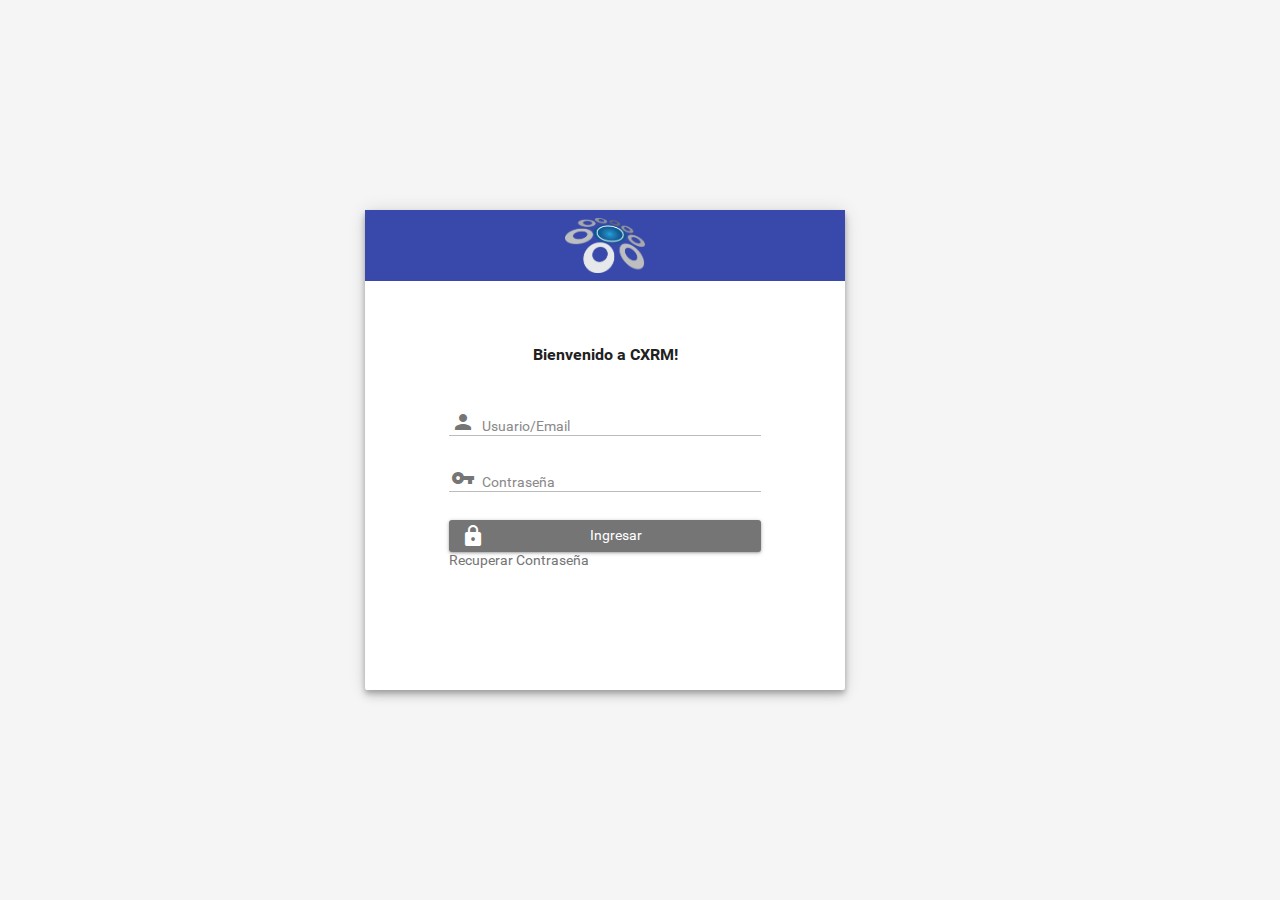
<file: index.html>
<!doctype html>
<html lang="es">
    <head>
        <meta charset="utf-8">
        <title>CXRM</title>
        <meta name="description" content="CXRM"/>
        <base href="/">

        <meta name="viewport" content="width=device-width, initial-scale=1">
        <link rel="icon" type="image/x-icon" href="favicon.ico">
        <link rel="manifest" href="manifest.json">
        <link href="https://fonts.googleapis.com/css?family=Roboto:300,400,500" rel="stylesheet">
        <link href="https://fonts.googleapis.com/icon?family=Material+Icons" rel="stylesheet">
        <meta name="mobile-web-app-capable" content="yes">
        <link id="theme-css" rel="stylesheet" type="text/css" href="assets/theme/theme-grey.css">
        <link id="layout-css" rel="stylesheet" type="text/css" href="assets/layout/css/layout-reflection.css">
    <link rel="stylesheet" href="styles.fa26abbaf0b9c2f56ee5.css"></head>
    <body>
        <app-root>
            <div class="splash-screen">
                <div class="splash-loader">

                </div>
            </div>
        </app-root>
        <noscript>
            <p>
                Sorry, JavaScript must be enabled to use this app
            </p>
        </noscript>
    <script type="text/javascript" src="runtime.b263d71217b7a1e78db7.js"></script><script type="text/javascript" src="polyfills.28eb23556a98177284eb.js"></script><script type="text/javascript" src="scripts.d3b8971242f794b7b0b4.js"></script><script type="text/javascript" src="main.0fd0e192a8185e27a2ab.js"></script></body>
</html>
</file>
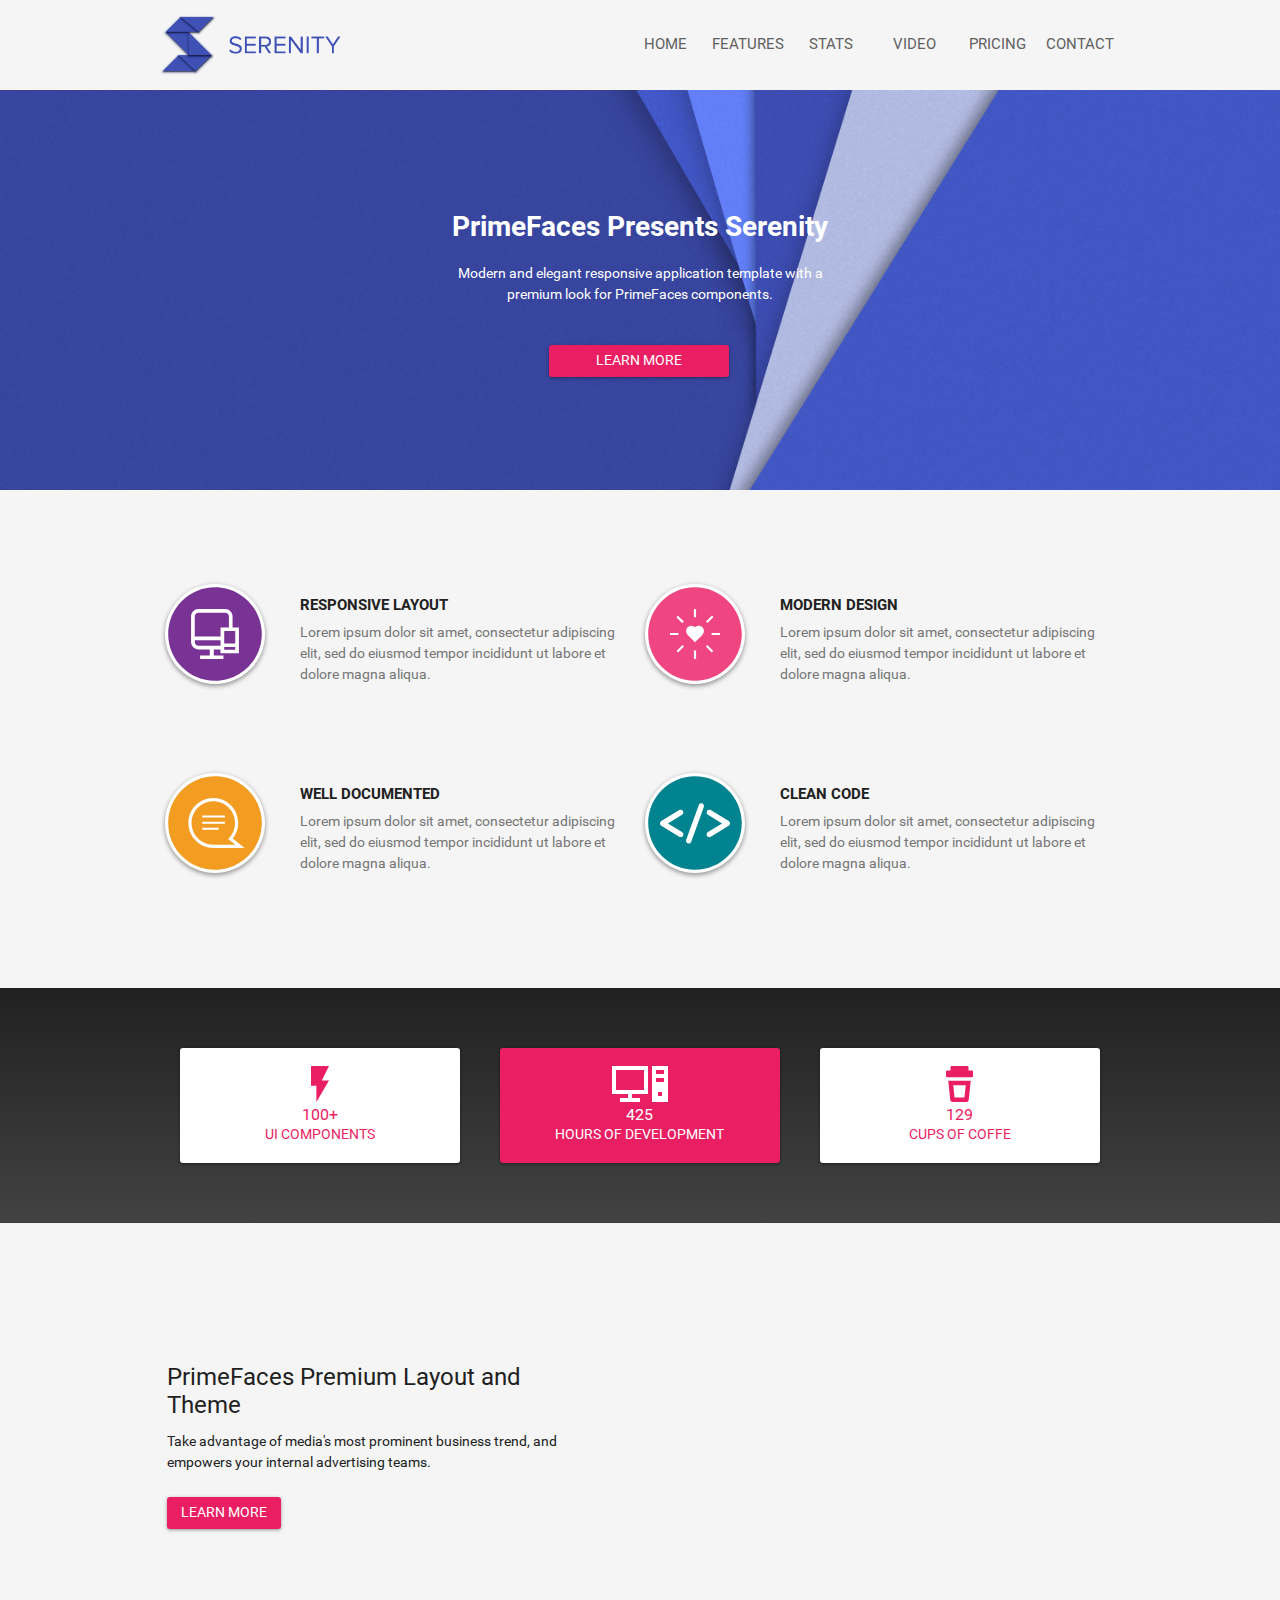
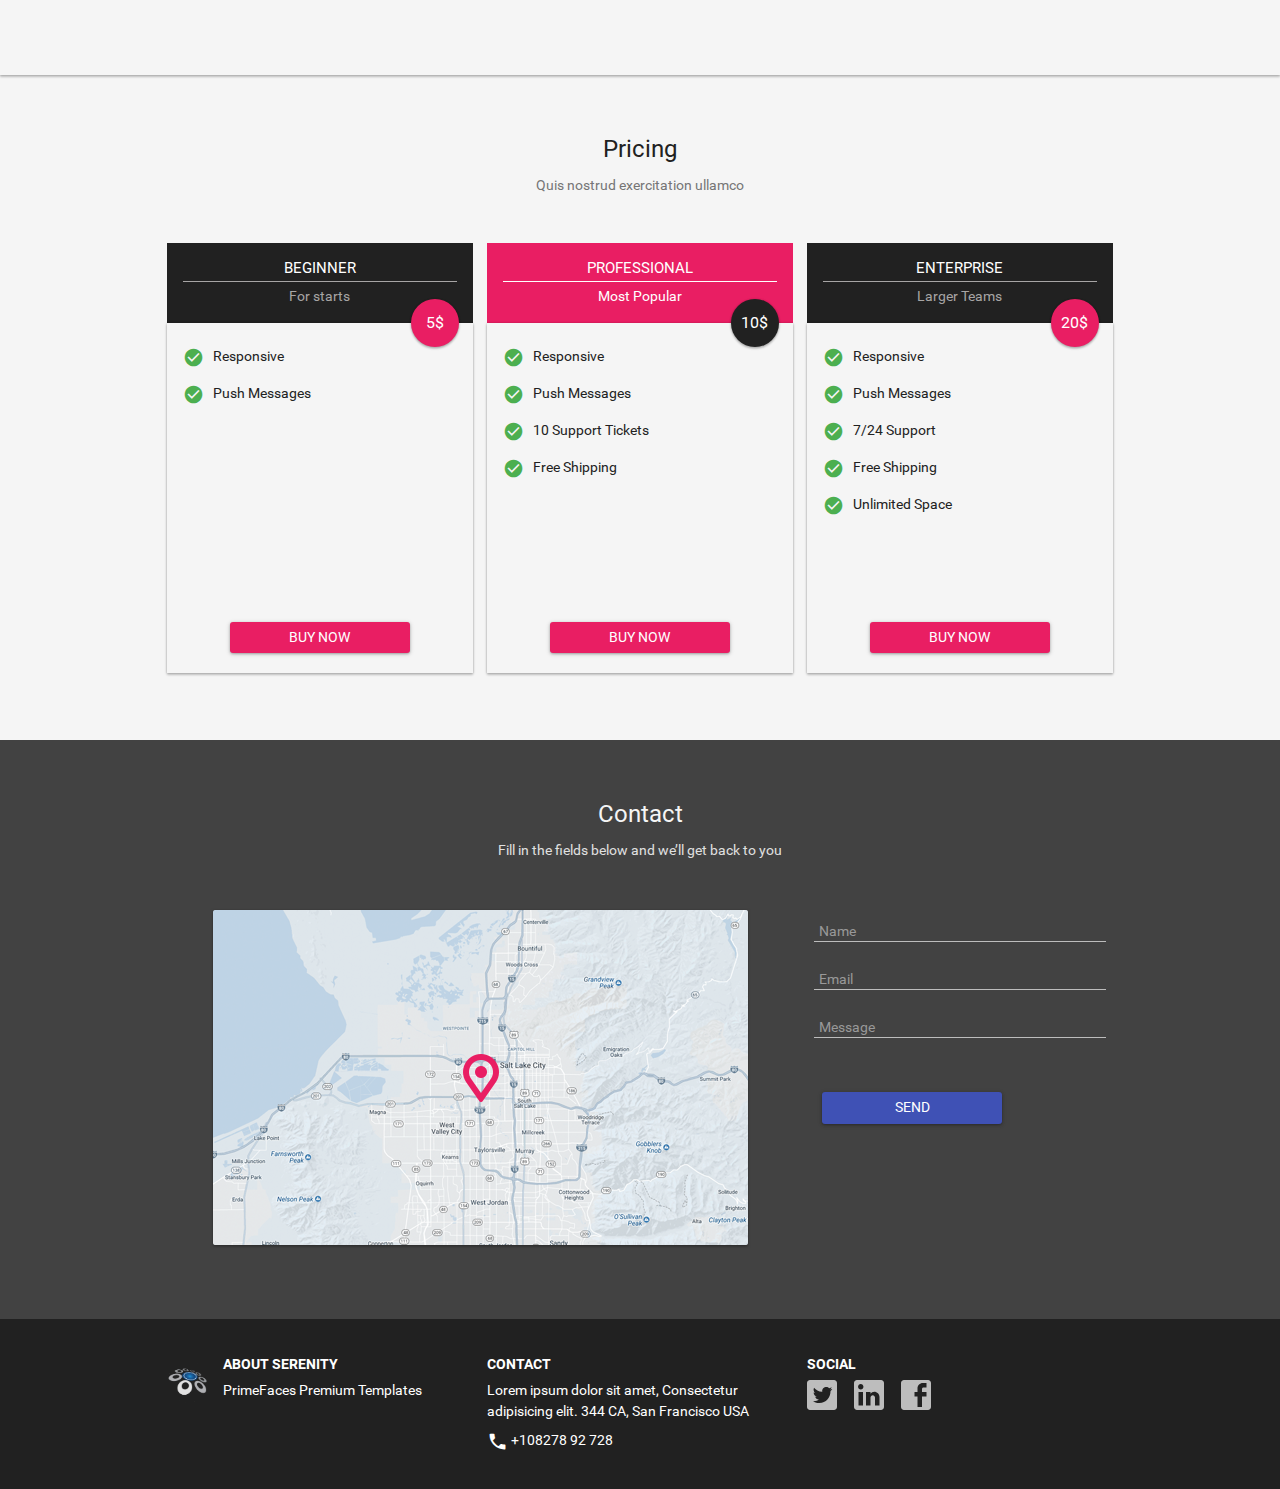
<file: assets/pages/landing.html>
<!DOCTYPE html>
<html>

  <head>
      <script>document.write('<base href="' + document.location + '" />');</script>
      <meta http-equiv="X-UA-Compatible" content="IE=edge" />
      <meta http-equiv="Content-Type" content="text/html; charset=UTF-8" />
      <meta name="viewport" content="width=device-width, initial-scale=1.0, maximum-scale=1.0, user-scalable=0"/>
      <meta name="apple-mobile-web-app-capable" content="yes" />
      <title>PrimeNG - Serenity - Landing Page</title>

      <link rel="stylesheet" type="text/css" href="../theme/theme-bluegrey.css">
      <link rel="stylesheet" type="text/css" href="../layout/css/layout-bluegrey.css">
      <link rel="stylesheet" type="text/css" href="primeng.min.css">

  </head>

  <body class="landing-body">
        <div class="landing-wrapper">
            <div id="header">
                <div>
                    <img src="../layout/images/logo-colored.png" class="logo"/>
                    <a id="landing-menu-button" href="#">
                        <i class="material-icons">menu</i>
                    </a>

                    <ul id="landing-menu">
                        <li>
                            <a href="#home">HOME</a>
                        </li>
                        <li>
                            <a href="#features">FEATURES</a>
                        </li>
                        <li>
                            <a href="#stats">STATS</a>
                        </li>
                        <li>
                            <a href="#video">VIDEO</a>
                        </li>
                        <li>
                            <a href="#pricing">PRICING</a>
                        </li>
                        <li>
                            <a href="#contact">CONTACT</a>
                        </li>
                    </ul>
                </div>
            </div>

            <div id="introduction">
                <div>
                    <h1>PrimeFaces Presents Serenity</h1>
                    <p>Modern and elegant responsive application template with a premium look for PrimeFaces components.</p>
                    <button type="button" class="ui-button ui-widget ui-corner-all ui-button-text-only pink-btn">
                        <span class="ui-button-text">LEARN MORE</span>
                    </button>
                </div>
            </div>

            <div id="features">
                <div>
                    <div class="ui-g">
                        <div class="ui-g-12 ui-md-6 feature-box">
                            <img src="../layout/images/landing/icon-responsive.svg">
                            <div>
                                <h3>RESPONSIVE LAYOUT</h3>
                                <p>Lorem ipsum dolor sit amet, consectetur adipiscing elit, sed do eiusmod tempor incididunt ut labore et dolore magna aliqua.</p>
                            </div>
                        </div>

                        <div class="ui-g-12 ui-md-6 feature-box">
                            <img src="../layout/images/landing/icon-moderndesign.svg">
                            <div>
                                <h3>MODERN DESIGN</h3>
                                <p>Lorem ipsum dolor sit amet, consectetur adipiscing elit, sed do eiusmod tempor incididunt ut labore et dolore magna aliqua.</p>
                            </div>
                        </div>

                        <div class="ui-g-12 ui-md-6 feature-box">
                            <img src="../layout/images/landing/icon-welldocumented.svg">
                            <div>
                                <h3>WELL DOCUMENTED</h3>
                                <p>Lorem ipsum dolor sit amet, consectetur adipiscing elit, sed do eiusmod tempor incididunt ut labore et dolore magna aliqua.</p>
                            </div>
                        </div>

                        <div class="ui-g-12 ui-md-6 feature-box">
                            <img src="../layout/images/landing/icon-cleancode.svg">
                            <div>
                                <h3>CLEAN CODE</h3>
                                <p>Lorem ipsum dolor sit amet, consectetur adipiscing elit, sed do eiusmod tempor incididunt ut labore et dolore magna aliqua.</p>
                            </div>
                        </div>
                    </div>
                </div>
            </div>

            <div id="stats">
                <div>
                    <div class="ui-g">
                        <div class="ui-g-12 ui-md-4">
                            <div class="stat-box">
                                <img src="../layout/images/landing/icon-ui.svg">
                                <h3>100+</h3>
                                <p>UI COMPONENTS</p>
                            </div>
                        </div>

                        <div class="ui-g-12 ui-md-4">
                            <div class="stat-box stat-box-active">
                                <img src="../layout/images/landing/icon-hours.svg">
                                <h3>425</h3>
                                <p>HOURS OF DEVELOPMENT</p>
                            </div>
                        </div>

                        <div class="ui-g-12 ui-md-4">
                            <div class=" stat-box">
                                <img src="../layout/images/landing/icon-coffee.svg">
                                <h3>129</h3>
                                <p>CUPS OF COFFE</p>
                            </div>
                        </div>
                    </div>
                </div>
            </div>

            <div id="video">
                <div>
                    <div class="ui-g">
                        <div class="ui-g-12 ui-md-6 video-description">
                            <h3>PrimeFaces Premium Layout and Theme</h3>
                            <p>Take advantage of media's most prominent business trend, and empowers your internal advertising teams.</p>
                            <button type="button" class="ui-button ui-widget ui-corner-all ui-button-text-only pink-btn">
                                <span class="ui-button-text">LEARN MORE</span>
                            </button>
                        </div>

                        <div class="ui-g-12 ui-md-6">
                            <iframe width="560" height="315" src="https://www.youtube.com/embed/eKQUP2el3zU" frameborder="0" allowfullscreen="true"></iframe>
                        </div>
                    </div>
                </div>
            </div>

            <div id="pricing">
                <div>
                    <h2>Pricing</h2>
                    <p>Quis nostrud exercitation ullamco </p>

                    <div class="ui-g">
                        <div class="ui-g-12 ui-md-4">
                            <div class="pricing-box">
                                <div class="pricing-header">
                                    <h3>BEGINNER</h3>
                                    <p>For starts</p>
                                </div>

                                <div class="pricing-content">
                                    <div class="pricing-fee">5$</div>

                                    <ul>
                                        <li><i class="material-icons">check_circle</i> Responsive</li>
                                        <li><i class="material-icons">check_circle</i> Push Messages</li>
                                    </ul>

                                    <button type="button" class="ui-button ui-widget ui-corner-all ui-button-text-only pink-btn">
                                        <span class="ui-button-text">BUY NOW</span>
                                    </button>
                                </div>
                            </div>
                        </div>

                        <div class="ui-g-12 ui-md-4">
                            <div class="pricing-box pricing-box-pro">
                                <div class="pricing-header">
                                    <h3>PROFESSIONAL</h3>
                                    <p>Most Popular</p>
                                </div>

                                <div class="pricing-content">
                                    <div class="pricing-fee">10$</div>

                                    <ul>
                                        <li><i class="material-icons">check_circle</i> Responsive</li>
                                        <li><i class="material-icons">check_circle</i> Push Messages</li>
                                        <li><i class="material-icons">check_circle</i> 10 Support Tickets</li>
                                        <li><i class="material-icons">check_circle</i> Free Shipping</li>
                                    </ul>

                                    <button type="button" class="ui-button ui-widget ui-corner-all ui-button-text-only pink-btn">
                                        <span class="ui-button-text">BUY NOW</span>
                                    </button>
                                </div>
                            </div>
                        </div>

                        <div class="ui-g-12 ui-md-4">
                            <div class="pricing-box">
                                <div class="pricing-header">
                                    <h3>ENTERPRISE</h3>
                                    <p>Larger Teams</p>
                                </div>

                                <div class="pricing-content">
                                    <div class="pricing-fee">20$</div>

                                    <ul>
                                        <li><i class="material-icons">check_circle</i> Responsive</li>
                                        <li><i class="material-icons">check_circle</i> Push Messages</li>
                                        <li><i class="material-icons">check_circle</i> 7/24 Support</li>
                                        <li><i class="material-icons">check_circle</i> Free Shipping</li>
                                        <li><i class="material-icons">check_circle</i> Unlimited Space</li>
                                    </ul>

                                    <button type="button" class="ui-button ui-widget ui-corner-all ui-button-text-only pink-btn">
                                        <span class="ui-button-text">BUY NOW</span>
                                    </button>
                                </div>
                            </div>
                        </div>
                    </div>
                </div>
            </div>

            <div id="contact">
                <div>
                    <h2>Contact</h2>
                    <p>Fill in the fields below and we’ll get back to you</p>

                    <div class="ui-g">
                        <div class="ui-g-12 ui-md-8 contact-map">
                            <img src="../layout/images/landing/map-contact.png">
                        </div>

                        <div class="ui-g-12 ui-md-4 contact-form ui-fluid">
                            <div class="ui-g-12">
                                <span class="md-inputfield">
                                    <input type="text" pInputText class="ui-inputtext ui-corner-all ui-widget" />
                                    <label>Name</label>
                                </span>
                            </div>

                            <div class="ui-g-12">
                                <span class="md-inputfield">
                                    <input type="text" pInputText class="ui-inputtext ui-corner-all ui-widget" />
                                    <label>Email</label>
                                </span>
                            </div>

                            <div class="ui-g-12">
                                <span class="md-inputfield">
                                    <input type="text" pInputText class="ui-inputtext ui-corner-all ui-widget" />
                                    <label>Message</label>
                                </span>
                            </div>

                            <button type="button" class="ui-button ui-widget ui-corner-all ui-button-text-only indigo-btn">
                                <span class="ui-button-text">SEND</span>
                            </button>
                        </div>
                    </div>
                </div>
            </div>

            <div id="footer">
                <div>
                    <div class="ui-g">
                        <div class="ui-g-12 ui-md-4">
                            <img src="../layout/images/logoEmitek2.png" class="footer-logo" />

                            <div>
                                <h4>ABOUT SERENITY</h4>
                                <p>PrimeFaces Premium Templates</p>
                            </div>
                        </div>

                        <div class="ui-g-12 ui-md-4">
                            <h4>CONTACT</h4>
                            <p>Lorem ipsum dolor sit amet, Consectetur adipisicing elit.  344 CA, San Francisco USA</p>
                            <p><i class="material-icons">phone</i> +108278 92 728</p>
                        </div>

                        <div class="ui-g-12 ui-md-4 footer-social">
                            <h4>SOCIAL</h4>
                            <a href="#">
                                <img src="../layout/images/landing/icon-twitter.svg">
                            </a>
                            <a href="#">
                                <img src="../layout/images/landing/icon-linkedin.svg">
                            </a>
                            <a href="#">
                                <img src="../layout/images/landing/icon-facebook.svg">
                            </a>
                        </div>
                    </div>
                </div>
            </div>
        </div>

        <script>
            SerenityLanding = {
                addClass: function(element, className) {
                    if (element.classList)
                        element.classList.add(className);
                    else
                        element.className += ' ' + className;
                },

                removeClass: function(element, className) {
                    if (element.classList)
                        element.classList.remove(className);
                    else
                        element.className = element.className.replace(new RegExp('(^|\\b)' + className.split(' ').join('|') + '(\\b|$)', 'gi'), ' ');
                },

                hasClass: function(element, className) {
                    if (element.classList)
                        return element.classList.contains(className);
                    else
                        return new RegExp('(^| )' + className + '( |$)', 'gi').test(element.className);
                },

                hideMenu: function() {
                    this.removeClass(document.getElementById('landing-menu'), 'landing-menu-active');
                },

                showMenu: function() {
                    this.addClass(document.getElementById('landing-menu'), 'landing-menu-active');
                }
            };

            document.getElementById('landing-menu-button').addEventListener('click', function(e) {
                var menu = document.getElementById('landing-menu');

                if(SerenityLanding.hasClass(menu, 'landing-menu-active'))
                    SerenityLanding.hideMenu();
                else
                    SerenityLanding.showMenu();

                e.preventDefault();
            });

            var menuLinks = document.querySelectorAll('#landing-menu a');
            for (i = 0; i < menuLinks.length; i++) {
                menuLinks[i].addEventListener('click', function(e) {
                    SerenityLanding.hideMenu();
                });
            }
        </script>
    </body>
</html>
</file>
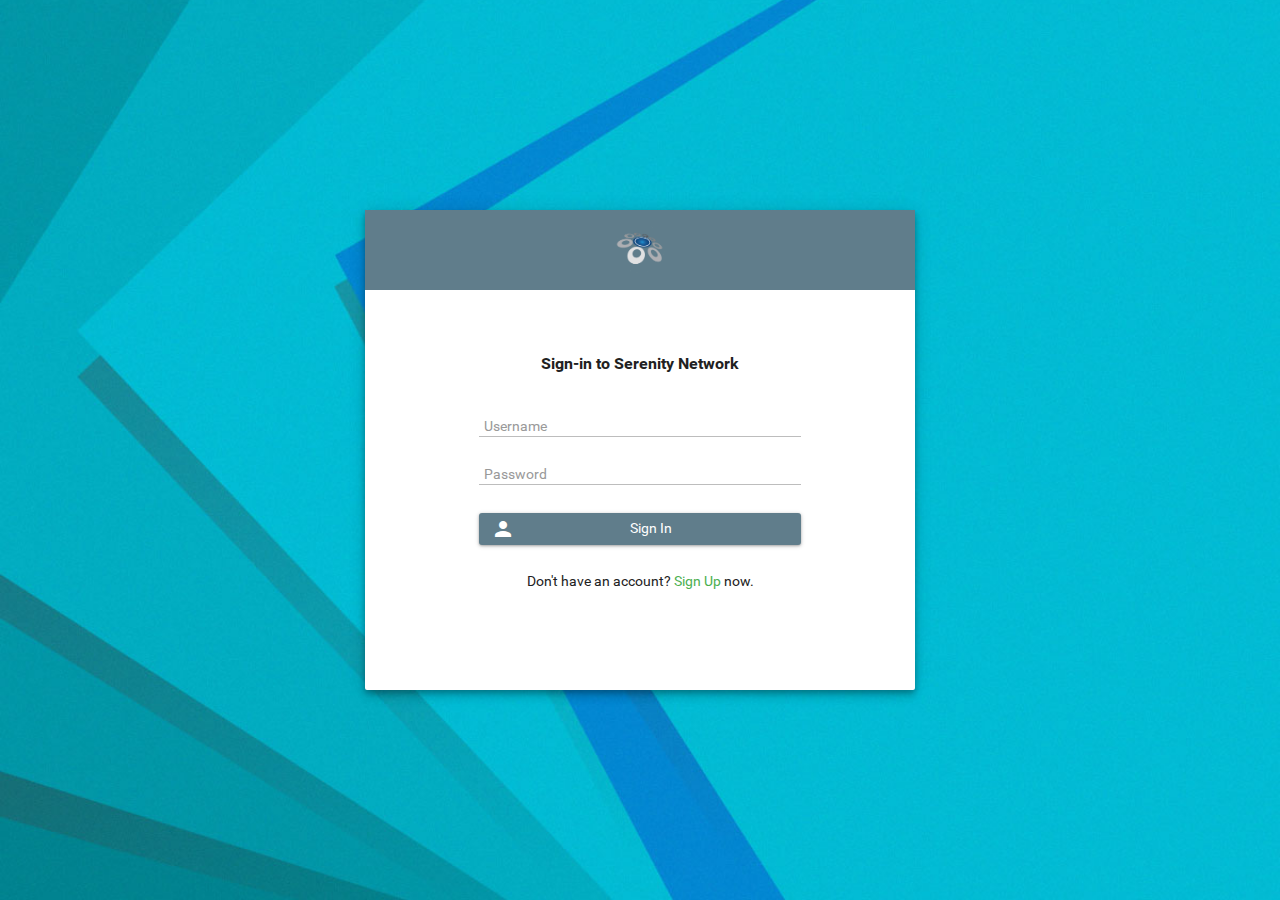
<file: assets/pages/login.html>
<!DOCTYPE html>
<html>

  <head>
    <script>document.write('<base href="' + document.location + '" />');</script>
    <meta http-equiv="X-UA-Compatible" content="IE=edge" />
    <meta http-equiv="Content-Type" content="text/html; charset=UTF-8" />
    <meta name="viewport" content="width=device-width, initial-scale=1.0, maximum-scale=1.0, user-scalable=0"/>
    <meta name="apple-mobile-web-app-capable" content="yes" />
    <title>PrimeNG - Serenity - Login</title>

    <link rel="stylesheet" type="text/css" href="../theme/theme-bluegrey.css">
    <link rel="stylesheet" type="text/css" href="../layout/css/layout-bluegrey.css">
    <link rel="stylesheet" type="text/css" href="primeng.min.css">
  </head>

  <body class="login-body">
      <div class="login-panel ui-fluid">
            <div class="login-panel-header">
                <img src="../layout/images/logoEmitek2.png">
            </div>
            <div class="login-panel-content">
                <div class="ui-g">
                    <div class="ui-g-12">
                        <h1>Sign-in to Serenity Network</h1>
                    </div>
                    <div class="ui-g-12">
                        <span class="md-inputfield">
                            <input id="user" type="text" autocomplete="off" class="ui-inputtext ui-corner-all ui-widget">
                            <label>Username</label>
                        </span>
                    </div>
                    <div class="ui-g-12">
                        <span class="md-inputfield">
                            <input id="pass" type="password" autocomplete="off" class="ui-inputtext ui-corner-all ui-widget">
                            <label>Password</label>
                        </span>
                    </div>
                    <div class="ui-g-12">
                        <button type="button" class="ui-button ui-widget ui-corner-all ui-button-text-icon-left">
                            <span class="ui-button-icon-left fa ui-icon-person"></span>
                            <span class="ui-button-text">Sign In</span>
                        </button>
                    </div>
                    <div class="ui-g-12">
                        Don't have an account? <a href="#">Sign Up</a> now.
                    </div>
                </div>
            </div>
        </div>
      <script>
          SerenityLogin = {
              addClass: function(element, className) {
                  if (element.classList)
                      element.classList.add(className);
                  else
                      element.className += ' ' + className;
              },

              removeClass: function(element, className) {
                  if (element.classList)
                      element.classList.remove(className);
                  else
                      element.className = element.className.replace(new RegExp('(^|\\b)' + className.split(' ').join('|') + '(\\b|$)', 'gi'), ' ');
              }
          };
          document.getElementById('user').addEventListener('blur', function () {
              if(this.value !== '')
                  SerenityLogin.addClass(document.getElementById('user'), 'ui-state-filled');
              else
                  SerenityLogin.removeClass(document.getElementById('user'), 'ui-state-filled');
          })
          document.getElementById('pass').addEventListener('blur', function () {
              if(this.value !== '')
                  SerenityLogin.addClass(document.getElementById('pass'), 'ui-state-filled');
              else
                  SerenityLogin.removeClass(document.getElementById('pass'), 'ui-state-filled');
          })
      </script>
    </body>
</html>
</file>
